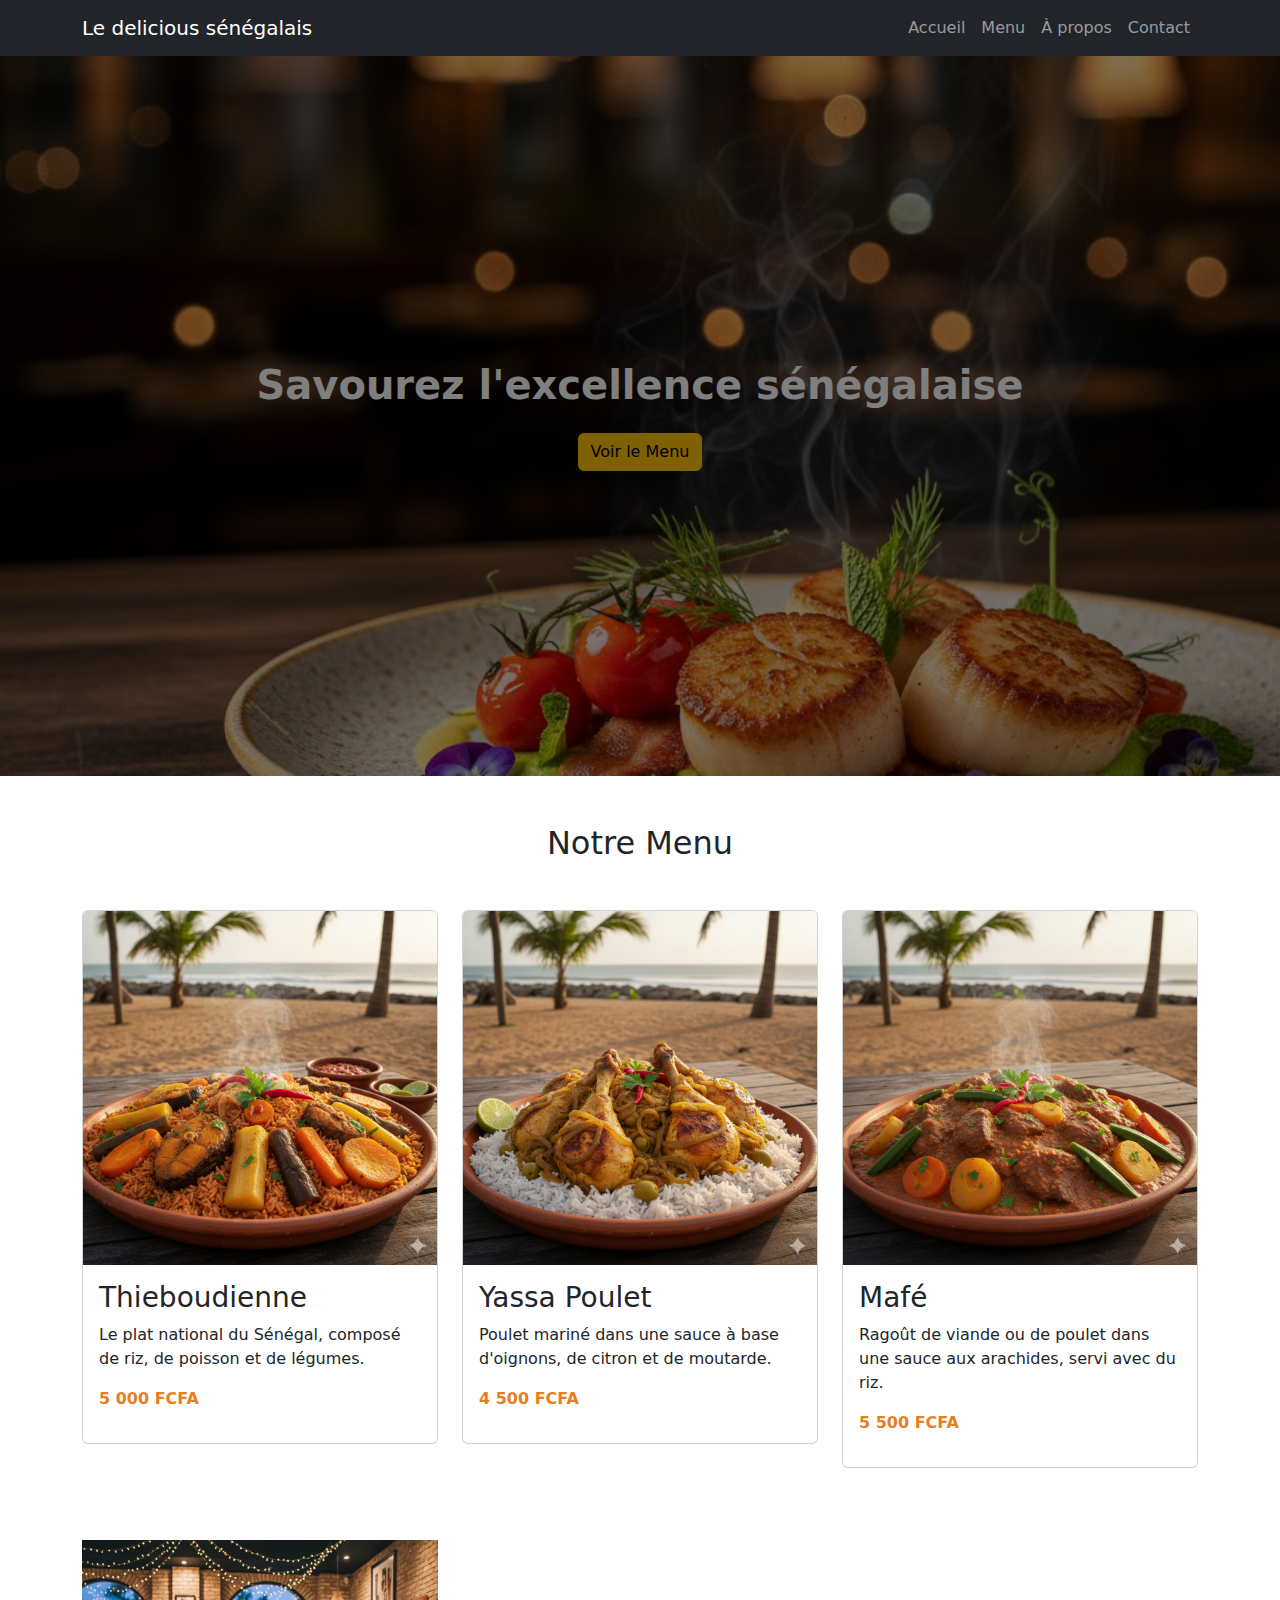
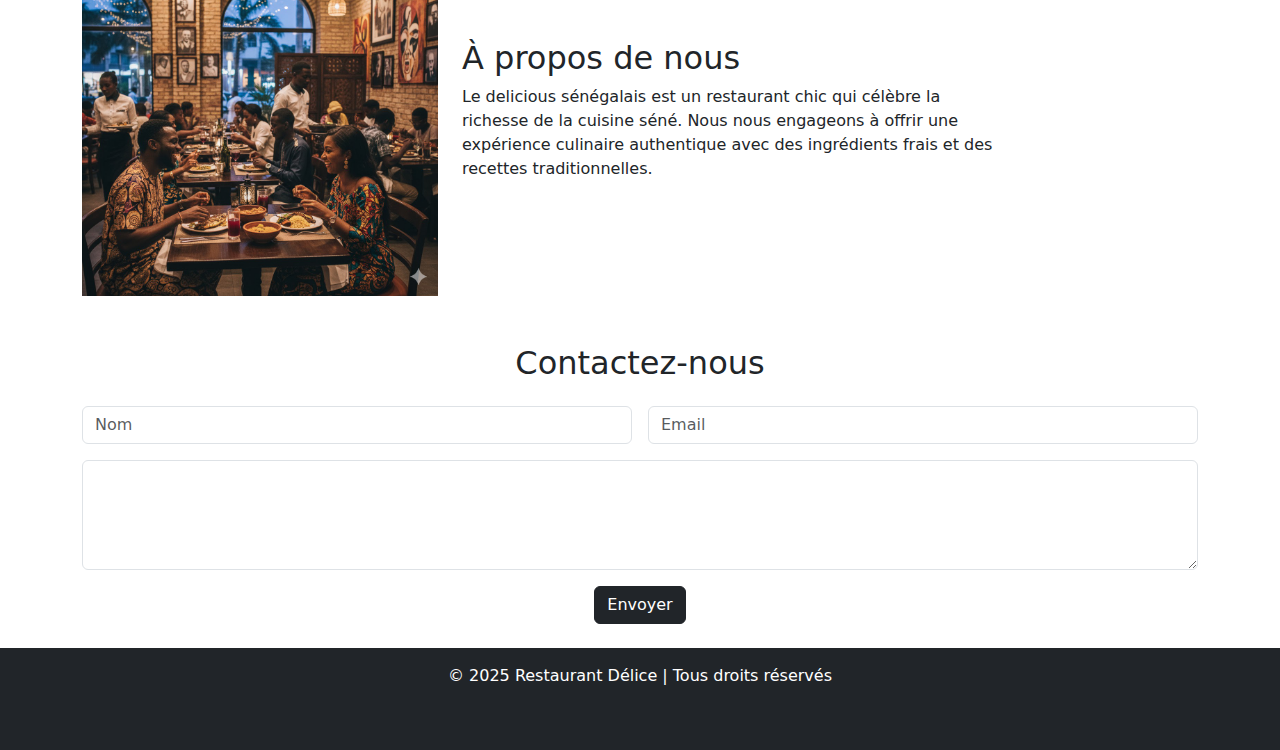
<file: index.html>
<!DOCTYPE html>
<html lang="fr">
<head>
    <meta charset="UTF-8">
    <meta name="viewport" content="width=device-width, initial-scale=1.0">
    <title>Le delicious sénégalais, restaurant chic</title>
    <link rel="stylesheet" href="style.css">
    <link href="https://cdn.jsdelivr.net/npm/bootstrap@5.3.2/dist/css/bootstrap.min.css" rel="stylesheet">

</head>
<body>
    <nav class="navbar navbar-expand-lg navbar-dark bg-dark"">
        <div class="container">
            <a class="navbar-brand" href="#">Le delicious sénégalais</a>
            <div class="navbar-nav ms-auto">
                <ul class="navbar-nav">
                    <li class="nav-item"><a class="nav-link" href="#accueil">Accueil</a></li>
                    <li class="nav-item"><a class="nav-link" href="#menu">Menu</a></li>
                    <li class="nav-item"><a class="nav-link" href="#about">À propos</a></li>
                    <li class="nav-item"><a class="nav-link" href="#contact">Contact</a></li>
                </ul>
            </div>
        </div>
    </nav>
    <!-- section hero -->
     <header class="hero-section d-flex justify-content-center align-items-center text-center">
        <div class="hero-content">
            <h1 class="text-white"><strong>Savourez l'excellence sénégalaise</strong></h1>
            <a href="#menu" class="btn btn-warning mt-3">Voir le Menu</a>
        </div>
    </header>


    <!-- section menu -->
     <section id="menu" class="container py-5">
        <h2 class="text-center mb-5">Notre Menu</h2>
        <div class="row g-4">
            <div class="col-md-4">
                <div class="card">
                    <img src="MES images/Nos plats/p1.jpg" class="card-img-top" alt="Plat 1">
                    <div class="card-body">
                        <h3 class="card-title">Thieboudienne</h3>
                        <p class="card-text">Le plat national du Sénégal, composé de riz, de poisson et de légumes.</p>
                        <p class="price">5 000 FCFA</p>
                    </div>
                </div>
            </div>

            <div class="col-md-4">
                <div class="card">
                    <img src="MES images/Nos plats/p2.jpg" class="card-img-top" alt="Plat 2">          
                    <div class="card-body">
                        <h3 class="card-title">Yassa Poulet</h3>
                        <p class="card-text">Poulet mariné dans une sauce à base d'oignons, de citron et de moutarde.</p>
                        <p class="price">4 500 FCFA</p>
                    </div>
                </div>
            </div>

            <div class="col-md-4">
                <div class="card">
                    <img src="MES images/Nos plats/p3.jpg" class="card-img-top" alt="Plat 3">
                    <div class="card-body">
                         <h3 class="card-title">Mafé</h3>
                         <p class="card-text">Ragoût de viande ou de poulet dans une sauce aux arachides, servi avec du riz.</p>
                         <p class="price">5 500 FCFA</p>
                    </div>
                </div>
            </div>
        </div>
    </section>

    <!-- section a propos -->
     <section id="a propos" class="container py-4">
        <div class="row align-items-center">
            <div class="col-md-4">
                <img src="MES images/lm.jpg" class="img-fluid w-" alt="image responsive">
            </div>
            <div class="col-md-6">
                <h2>À propos de nous</h2>
                <p>Le delicious sénégalais est un restaurant chic qui célèbre la richesse de la cuisine séné. Nous nous engageons à offrir une expérience culinaire authentique avec des ingrédients frais et des recettes traditionnelles.</p>
            </div>
        </div>

     </section>

     <!-- section contact -->
      <section id="contact" class="container py-4">
        <h2 class="text-center mb-4">Contactez-nous</h2>
        <form class="row g-3">
            <div class="col-md-6">
                <input type="text" class="form-control" placeholder="Nom">
            </div>
            <div class="col-md-6">
                <input type="email" class="form-control" placeholder="Email">
            </div>
            <div class="col-md-12">
                <textarea class="form-control" rows="4" required></textarea>
            </div>
            <div class="col-md-12 text-center">
                <button type="submit" class="btn btn-dark">Envoyer</button>
            </div>
        </form>
      </section>

      <!-- Footer -->
      <footer class="bg-dark text-white text-center py-3">
    <p>© 2025 Restaurant Délice | Tous droits réservés</p>
    <div>
        <i class="bi bi-facebook"></i>
        <i class="bi bi-instagram m-2"></i>
        <i class="bi bi-twitter"></i>
    </div>
</footer>
</body>
</html>
</file>
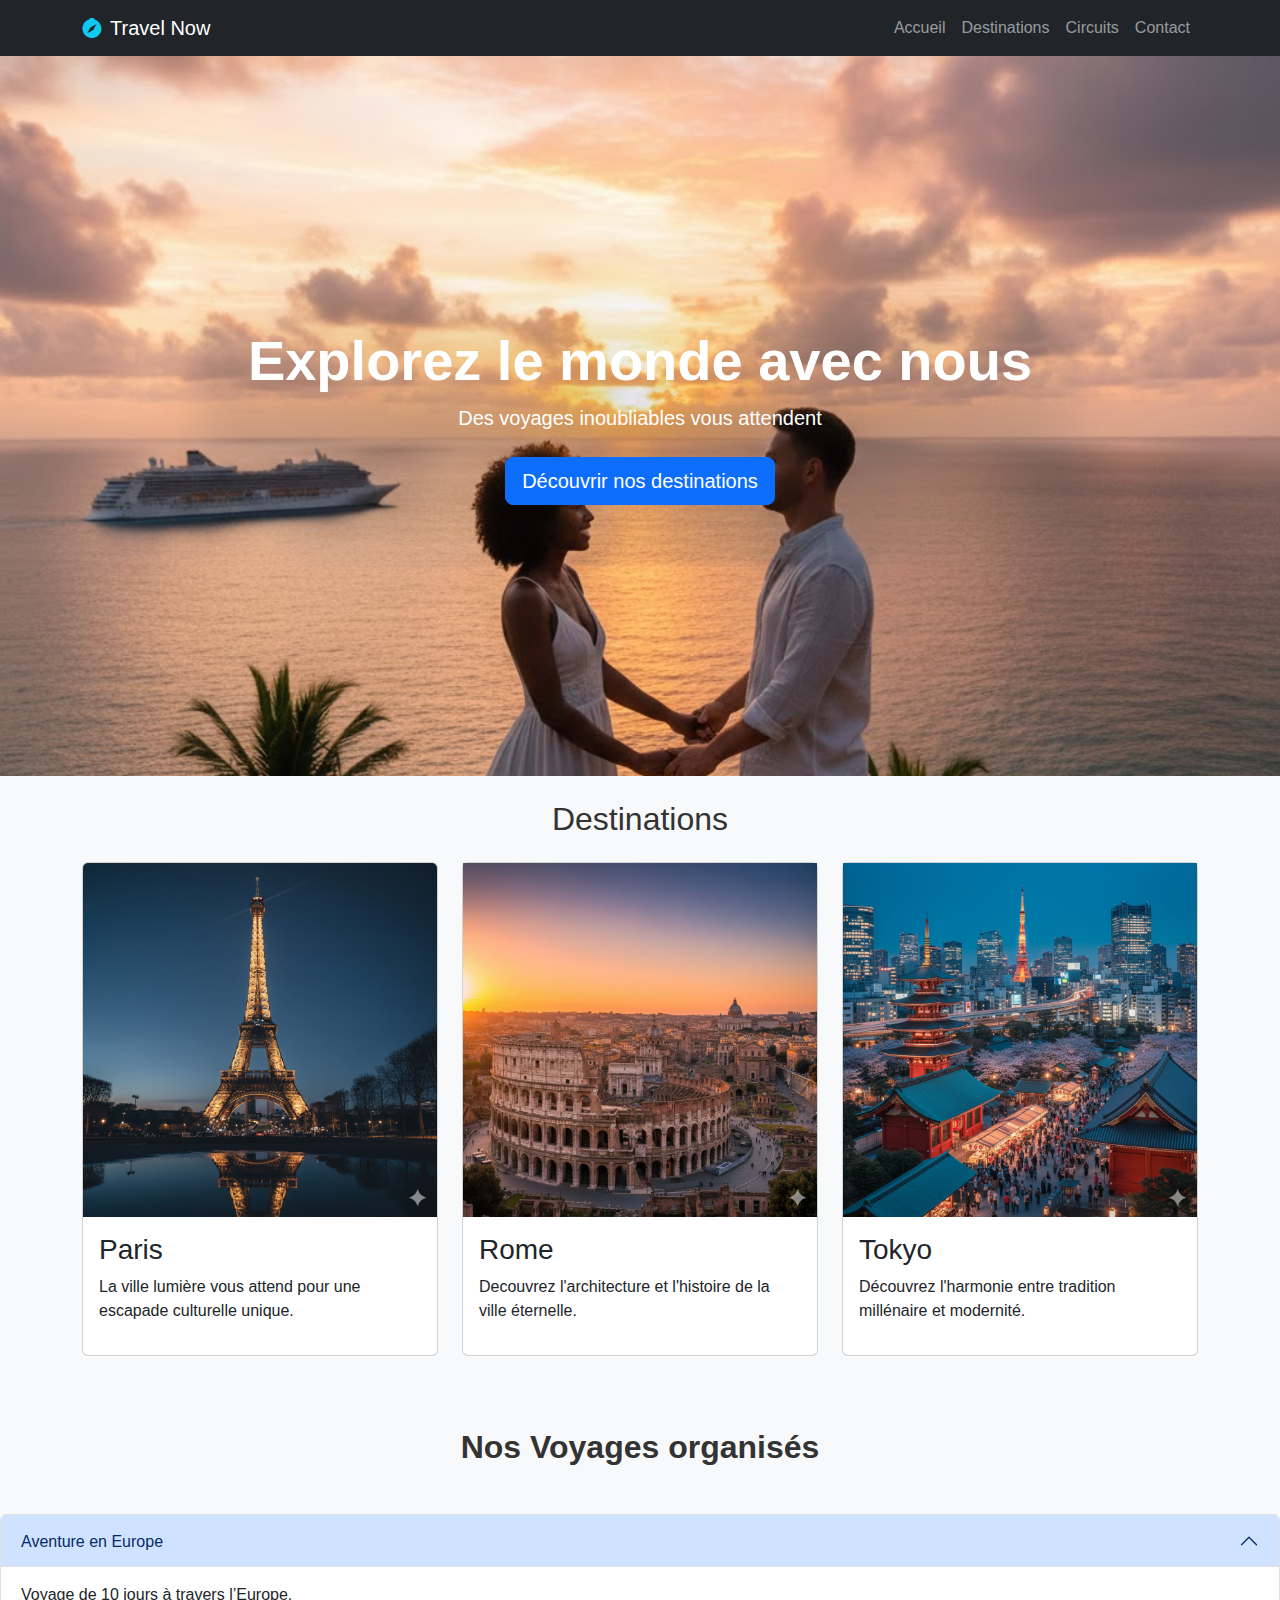
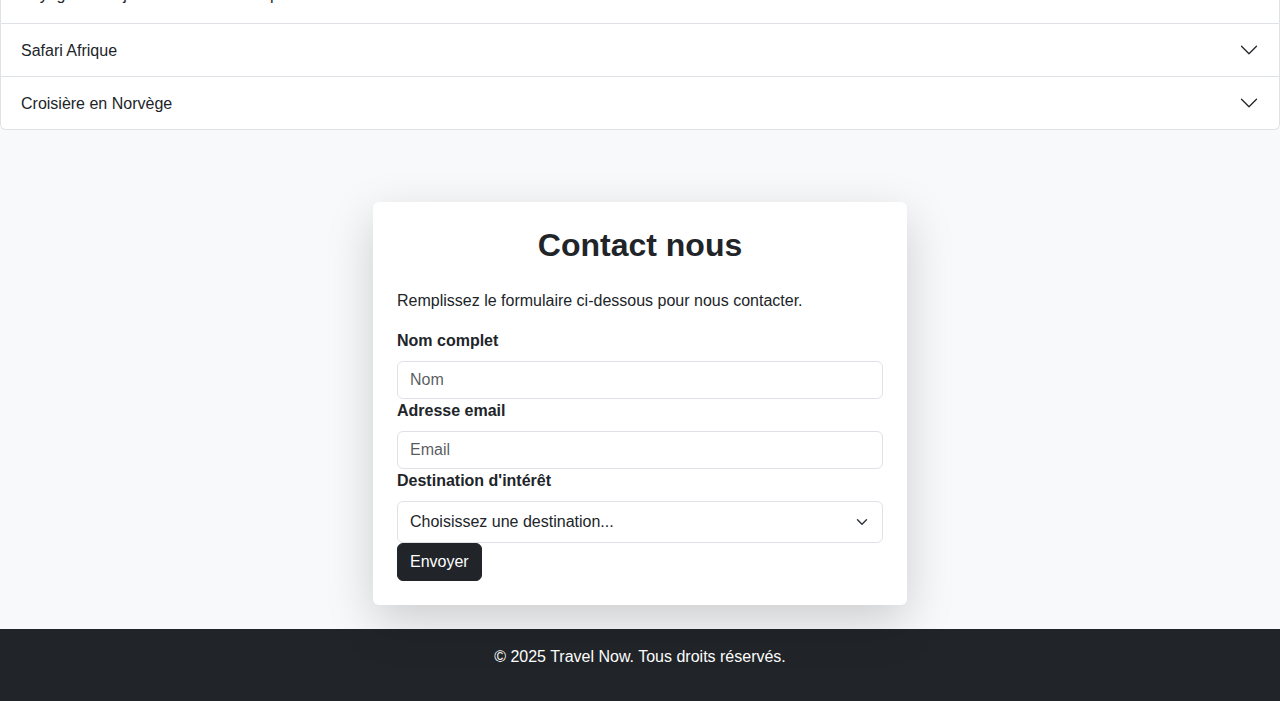
<file: Agence-de-voyage/index.html>
<!DOCTYPE html>
<html lang="fr">
<head>
    <meta charset="UTF-8">
    <meta name="viewport" content="width=device-width, initial-scale=1.0">
    <title>Agence de voyage</title>
    <link href="https://cdn.jsdelivr.net/npm/bootstrap@5.3.2/dist/css/bootstrap.min.css" rel="stylesheet">
    <link rel="stylesheet" href="https://cdn.jsdelivr.net/npm/bootstrap-icons@1.11.1/font/bootstrap-icons.css">
    <link rel="stylesheet" href="style.css">
</head>
<body>
    <nav class="navbar navbar-expand-lg navbar-dark bg-dark">
        <div class="container">
            <a class="navbar-brand" href="#"> <i class="bi bi-compass-fill text-info me-2"></i>Travel Now</a>
             <div class="collapse navbar-collapse" id="navTravel">
                <ul class="navbar-nav ms-auto">
                    <li class="nav-item"><a class="nav-link" href="#">Accueil</a></li>
                    <li class="nav-item"><a class="nav-link" href="#destinations">Destinations</a></li>
                    <li class="nav-item"><a class="nav-link" href="#circuits">Circuits</a></li>
                    <li class="nav-item"><a class="nav-link" href="#contact">Contact</a></li>
                </ul>
             </div>
        </div>
    </nav>


    <!-- section Hero -->
     <section class="hero text-center text-white d-flex">
        <div class="container">
            <h1 class="display-4 text-white fw-bold">Explorez le monde avec nous</h1>
            <p class="lead text-white mb-4">Des voyages inoubliables vous attendent</p>
            <a href="#destinations" class="btn btn-primary btn-lg">Découvrir nos destinations</a>
        </div>
        
     </section>
     

     <!-- section Destinations -->
     <section id="destinations" class="container py-4">
        <h2 class="text-center mb-4">Destinations</h2>
            <div class="row">
                <div class="col-md-4">
                    <div class="card">
                        <img src="mes images/nos destinations/im1.jpg" class="card-img-top" alt="Destination 1" class="img-fluid">
                        <div class="card-body">
                            <h3>Paris</h3>
                            <P>La ville lumière vous attend pour une escapade culturelle unique.</P>
                        </div>
                    </div>
                </div>

                
                <div class="col-md-4">
                    <div class="card">
                        <img src="mes images/nos destinations/im2.jpg" alt="Destination 2" class="img-fluid">
                        <div class="card-body">
                            <h3>Rome</h3>
                            <p>Decouvrez l'architecture et l'histoire de la ville éternelle.</p>
                        </div>
                    </div>
                </div>

                
                <div class="col-md-4">
                    <div class="card">
                        <img src="mes images/nos destinations/im3.jpg" alt="Destination 3" class="img-fluid">
                        <div class="card-body">
                            <h3>Tokyo</h3>
                            <p>Découvrez l'harmonie entre tradition millénaire et modernité.</p>
                        </div>
                    </div>
                </div>
            </div>
        </div>
     </section>

     <!-- section Circuits -->
     <section id="Circuits" class="py-5 bg-light">
         <h2 class="text-center mb-5 fw-bold">Nos Voyages organisés</h2>

        <div class="accordion" id="travelAccordion">

            <div class="accordion-item">
                <h2 class="accordion-header">
                    <button class="accordion-button" data-bs-toggle="collapse" data-bs-target="#circui1t1">
                        Aventure en Europe
                    </button>
                </h2>
                <div id="Circuit1" class="accordion-collapse collapse show">
                    <div class="accordion-body">
                        Voyage de 10 jours à travers l’Europe.
                    </div>
                </div>
            </div>
            
            <div class="accordion-item">
                <h2 class="accordion-header">
                    <button class="accordion-button collapsed" data-bs-toggle="collapse" data-bs-target="#circuit2">
                        Safari Afrique
                    </button>
                </h2>
                <div id="Circuit2" class="accordion-collapse collapse">
                    <div class="accordion-body">
                       Découverte de la faune africaine.
                    </div>
                </div>
            </div>
            <div class="accordion-item">
                <h2 class="accordion-header">
                    <button class="accordion-button collapsed" data-bs-toggle="collapse" data-bs-target="#circuit3">
                        Croisière en Norvège
                    </button>
                </h2>
                <div id="Circuit3" class="accordion-collapse collapse">
                    <div class="accordion-body">
                        Fjords spectaculaires à bord d’un navire écologique.
                    </div>
                </div>

            </div>
        </div>
     </section>
     <!-- contact -->

     <section id="contact" class="container py-4">
        <div class="container">
            <div class="row justify-content-center">
                <div class="col-lg-6">
                    <div class="card p-4 shadow-lg border-0 ">
                        <h2 class="text-center mb-4 fw-bold">Contact nous</h2>
                            <p>Remplissez le formulaire ci-dessous pour nous contacter.</p>
                        <form>
                            <div class="md-3">
                                <label for="name" class="form-label fw-bold">Nom complet</label>
                                <input class="form-control" type="text" placeholder="Nom">
                            </div>
                            <div class="md-3">
                                <label for="email" class="form-label fw-bold">Adresse email</label>
                                <input class="form-control" type="email" placeholder="Email">
                            </div>
                            <div class="md-3">
                                <label for="destination" class="form-label fw-bold">Destination d'intérêt</label>
                                <select class="form-select py-2" id="Destination">
                                    <option selected>Choisissez une destination...</option>
                                    <option value="1">Paris</option>
                                    <option value="2">Rome</option>
                                    <option value="3">Tokyo</option>
                                </select>
                            </div>
                            <button class="btn btn-dark" type="submit">Envoyer</button>
                       </form>
                    </div>
            
                </div> 
               
            </div>
        </div>         
     </section>

     <!-- footer -->
        <footer class="bg-dark text-white text-center py-3">
            <p>&copy; 2025 Travel Now. Tous droits réservés.</p>
        </footer>
<script src="https://cdn.jsdelivr.net/npm/bootstrap@5.3.2/dist/js/bootstrap.bundle.min.js"></script>
</body>
</html>
</file>
<file: style.css>
body {;
    padding-top: 0px;
    margin: 0;
}
.hero-section {
    height: 80vh;
    background-image: url(MES\ images/km.jpg);
    background-size: cover;
    background-position: center;
    position: relative;
}

.hero-section::before {
    content: "";
    position: absolute;
    inset: 0;
    background: rgba(0, 0, 0, 0.5);
}


.price {
    font-weight: bold;
    color: #e67e22;
    margin-top: 10px;
}

footer i {
    font-size: 20px
}
</file>
<file: Agence-de-voyage/style.css>
:root {
    --travel-blue: #0d6efd;
    --travel-orange: #fd7e14;
    }
body {
    font-family: 'Segoe UI', Tahoma, Geneva, Verdana, sans-serif;
    background-color: #f8f9fa;
    color: #333;
    margin: 0;
    padding: 0;
    }
.hero {
    height: 80vh;
    background: #0d6efd;
    padding: 80px 20px;
    background-image: url(mes\ images/jp.jpg);
    background-size: cover;
    background-position: center;
    justify-content: center;
    align-items: center;
    text-align: center;
    }

/* ACCORDION */
.accordion-button:(.collapsed) {
    background-color: var(--travel-blue);
    color: white;
}
</file>
